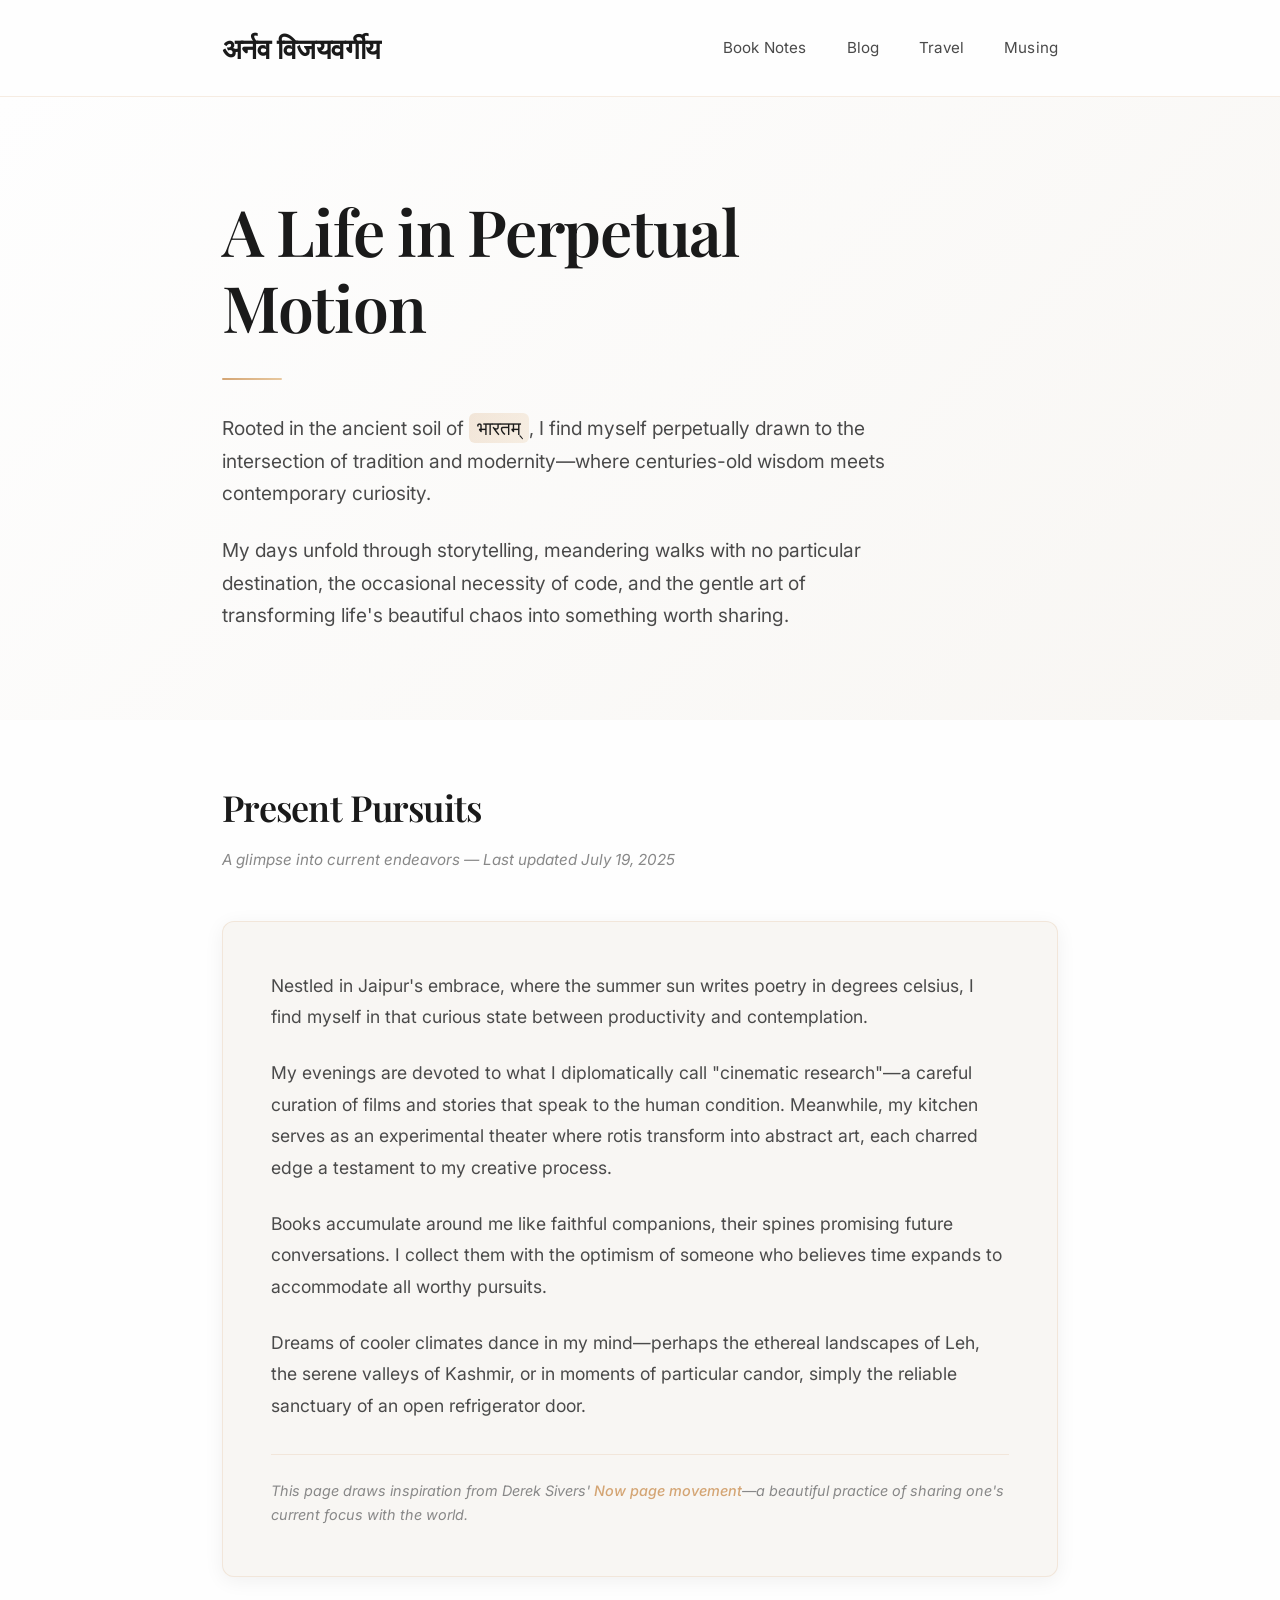
<file: index.html>
<!doctype html>
<html lang="en">
<head>
  <title>अर्नव विजयवर्गीय</title>
  <meta charset="utf-8">
  <meta name="viewport" content="width=device-width, initial-scale=1.0">

  <!-- Google Fonts -->
  <link href="https://fonts.googleapis.com/css2?family=Playfair+Display:ital,wght@0,400;0,500;0,600;0,700;1,400&family=Inter:wght@300;400;500;600&display=swap" rel="stylesheet">
  
  <!-- External CSS -->
  <link rel="stylesheet" href="assets/style.css">
</head>
<body>
  <nav>
    <div class="nav-content">
      <a href="#" class="logo">अर्नव विजयवर्गीय</a>
      <ul class="nav-links">
        <li><a href="/book">Book Notes</a></li>
        <li><a href="/blog">Blog</a></li>
        <li><a href="/travel">Travel</a></li>
        <li><a href="/musing">Musing</a></li>
      </ul>
    </div>
  </nav>

  <main>
    <section class="hero">
      <div class="container">
        <div class="hero-content">
          <h1 class="hero-title">A Life in Perpetual Motion</h1>
          <div class="decorative-line"></div>
          <p class="hero-description">
            Rooted in the ancient soil of <span class="highlight-text">भारतम्</span>, I find myself perpetually drawn to the intersection of tradition and modernity—where centuries-old wisdom meets contemporary curiosity.
          </p>
          <p class="hero-description">
            My days unfold through storytelling, meandering walks with no particular destination, the occasional necessity of code, and the gentle art of transforming life's beautiful chaos into something worth sharing.
          </p>
        </div>
      </div>
    </section>

    <section class="section">
      <div class="container">
        <h2 class="section-title fade-up">Present Pursuits</h2>
        <p class="section-subtitle fade-up">A glimpse into current endeavors — Last updated July 19, 2025</p>
        
        <div class="content-card fade-up">
          <p>Nestled in Jaipur's embrace, where the summer sun writes poetry in degrees celsius, I find myself in that curious state between productivity and contemplation.</p>
          <p>My evenings are devoted to what I diplomatically call "cinematic research"—a careful curation of films and stories that speak to the human condition. Meanwhile, my kitchen serves as an experimental theater where rotis transform into abstract art, each charred edge a testament to my creative process.</p>
          <p>Books accumulate around me like faithful companions, their spines promising future conversations. I collect them with the optimism of someone who believes time expands to accommodate all worthy pursuits.</p>
          <p>Dreams of cooler climates dance in my mind—perhaps the ethereal landscapes of Leh, the serene valleys of Kashmir, or in moments of particular candor, simply the reliable sanctuary of an open refrigerator door.</p>

          <div class="meta">
            <em>This page draws inspiration from Derek Sivers' <a href="https://nownownow.com/about" target="_blank">Now page movement</a>—a beautiful practice of sharing one's current focus with the world.</em>
          </div>
        </div>
      </div>
    </section>
  </main>

  <!-- External JS -->
  <script src="assets/style.js"></script>
</body>
</html>
</file>
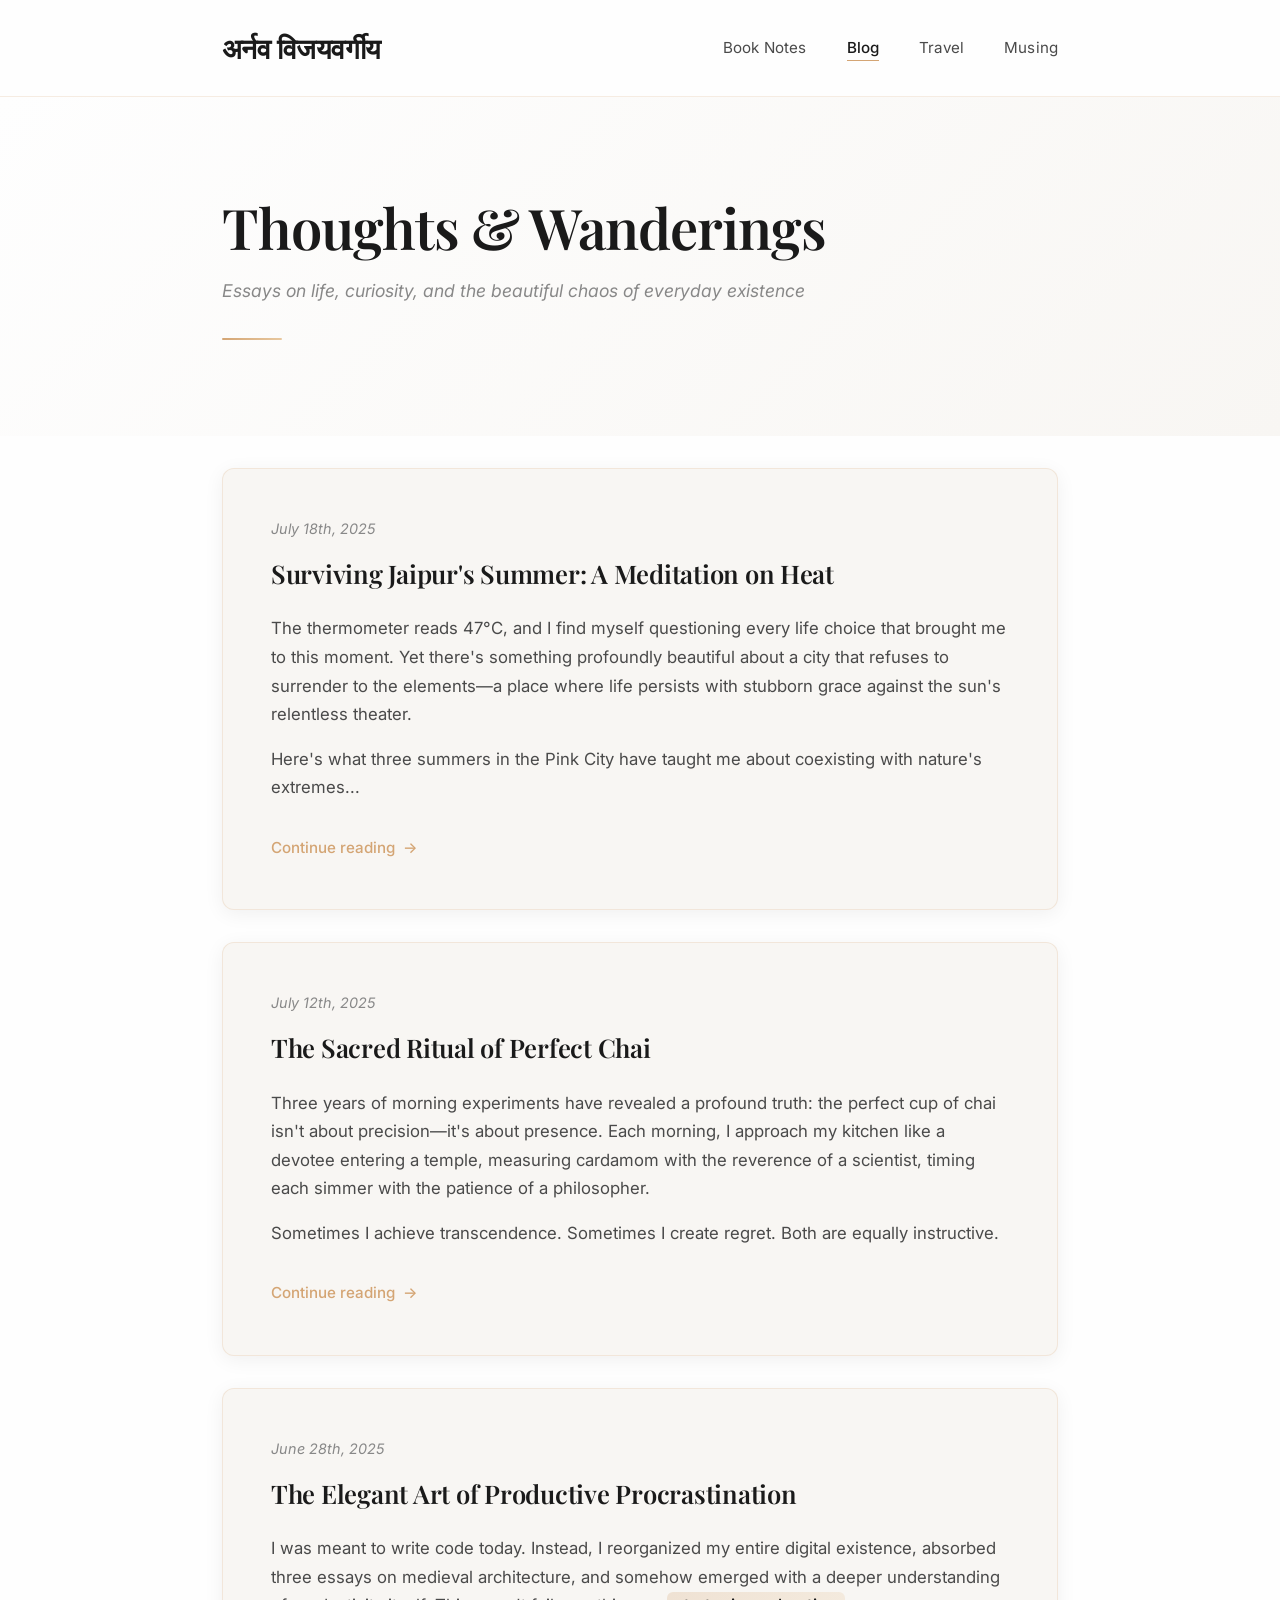
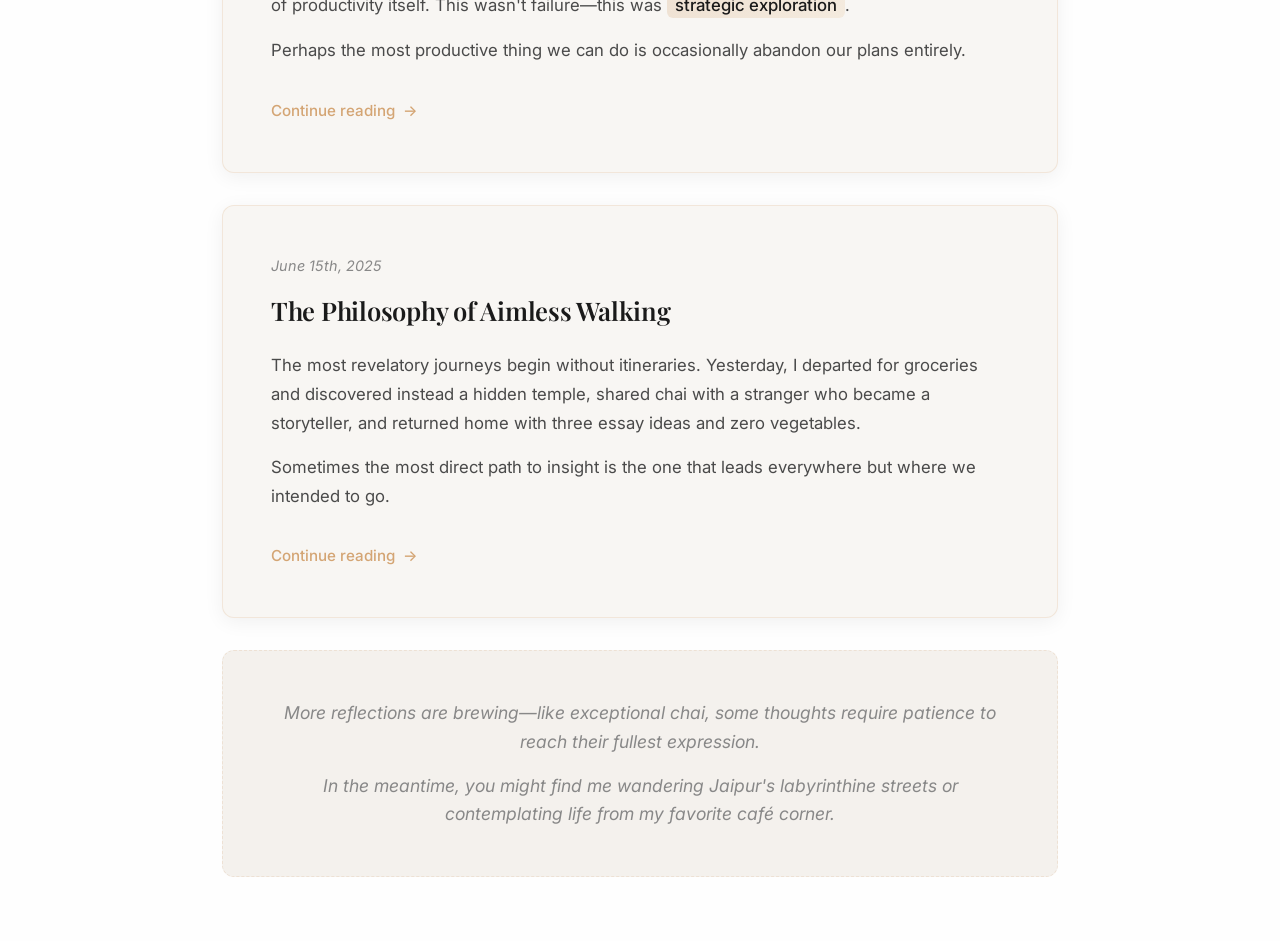
<file: blog/index.html>
<!doctype html>
<html lang="en">
<head>
  <title>अर्नव विजयवर्गीय</title>
  <meta charset="utf-8">
  <meta name="viewport" content="width=device-width, initial-scale=1.0">

  <!-- Google Fonts -->
  <link href="https://fonts.googleapis.com/css2?family=Playfair+Display:ital,wght@0,400;0,500;0,600;0,700;1,400&family=Inter:wght@300;400;500;600&display=swap" rel="stylesheet">
  
  <!-- External CSS -->
  <link rel="stylesheet" href="/assets/style.css">
</head>
<body>
  <nav>
    <div class="nav-content">
      <a href="/" class="logo">अर्नव विजयवर्गीय</a>
      <ul class="nav-links">
        <li><a href="/book">Book Notes</a></li>
        <li><a href="/blog" class="active">Blog</a></li>
        <li><a href="/travel">Travel</a></li>
        <li><a href="/musing">Musing</a></li>
      </ul>
    </div>
  </nav>

  <main>
    <section class="page-header">
      <div class="container">
        <h1 class="page-title">Thoughts & Wanderings</h1>
        <p class="page-subtitle">Essays on life, curiosity, and the beautiful chaos of everyday existence</p>
        <div class="decorative-line"></div>
      </div>
    </section>

    <section class="container">
      <div class="blog-posts">
        <article class="blog-post fade-up">
          <div class="post-meta">July 18th, 2025</div>
          <h2 class="post-title">
            <a href="/blog/jaipur-summer-survival">Surviving Jaipur's Summer: A Meditation on Heat</a>
          </h2>
          <div class="post-excerpt">
            <p>The thermometer reads 47°C, and I find myself questioning every life choice that brought me to this moment. Yet there's something profoundly beautiful about a city that refuses to surrender to the elements—a place where life persists with stubborn grace against the sun's relentless theater.</p>
            <p>Here's what three summers in the Pink City have taught me about coexisting with nature's extremes...</p>
          </div>
          <a href="/blog/jaipur-summer-survival" class="read-more">Continue reading</a>
        </article>

        <article class="blog-post fade-up">
          <div class="post-meta">July 12th, 2025</div>
          <h2 class="post-title">
            <a href="/blog/chai-philosophy">The Sacred Ritual of Perfect Chai</a>
          </h2>
          <div class="post-excerpt">
            <p>Three years of morning experiments have revealed a profound truth: the perfect cup of chai isn't about precision—it's about presence. Each morning, I approach my kitchen like a devotee entering a temple, measuring cardamom with the reverence of a scientist, timing each simmer with the patience of a philosopher.</p>
            <p>Sometimes I achieve transcendence. Sometimes I create regret. Both are equally instructive.</p>
          </div>
          <a href="/blog/chai-philosophy" class="read-more">Continue reading</a>
        </article>

        <article class="blog-post fade-up">
          <div class="post-meta">June 28th, 2025</div>
          <h2 class="post-title">
            <a href="/blog/productive-procrastination">The Elegant Art of Productive Procrastination</a>
          </h2>
          <div class="post-excerpt">
            <p>I was meant to write code today. Instead, I reorganized my entire digital existence, absorbed three essays on medieval architecture, and somehow emerged with a deeper understanding of productivity itself. This wasn't failure—this was <span class="highlight-text">strategic exploration</span>.</p>
            <p>Perhaps the most productive thing we can do is occasionally abandon our plans entirely.</p>
          </div>
          <a href="/blog/productive-procrastination" class="read-more">Continue reading</a>
        </article>

        <article class="blog-post fade-up">
          <div class="post-meta">June 15th, 2025</div>
          <h2 class="post-title">
            <a href="/blog/walking-without-destination">The Philosophy of Aimless Walking</a>
          </h2>
          <div class="post-excerpt">
            <p>The most revelatory journeys begin without itineraries. Yesterday, I departed for groceries and discovered instead a hidden temple, shared chai with a stranger who became a storyteller, and returned home with three essay ideas and zero vegetables.</p>
            <p>Sometimes the most direct path to insight is the one that leads everywhere but where we intended to go.</p>
          </div>
          <a href="/blog/walking-without-destination" class="read-more">Continue reading</a>
        </article>

        <div class="coming-soon fade-up">
          <p>More reflections are brewing—like exceptional chai, some thoughts require patience to reach their fullest expression.</p>
          <p>In the meantime, you might find me wandering Jaipur's labyrinthine streets or contemplating life from my favorite café corner.</p>
        </div>
      </div>
    </section>
  </main>

  <!-- External JS -->
  <script src="/assets/style.js"></script>
</body>
</html>
</file>
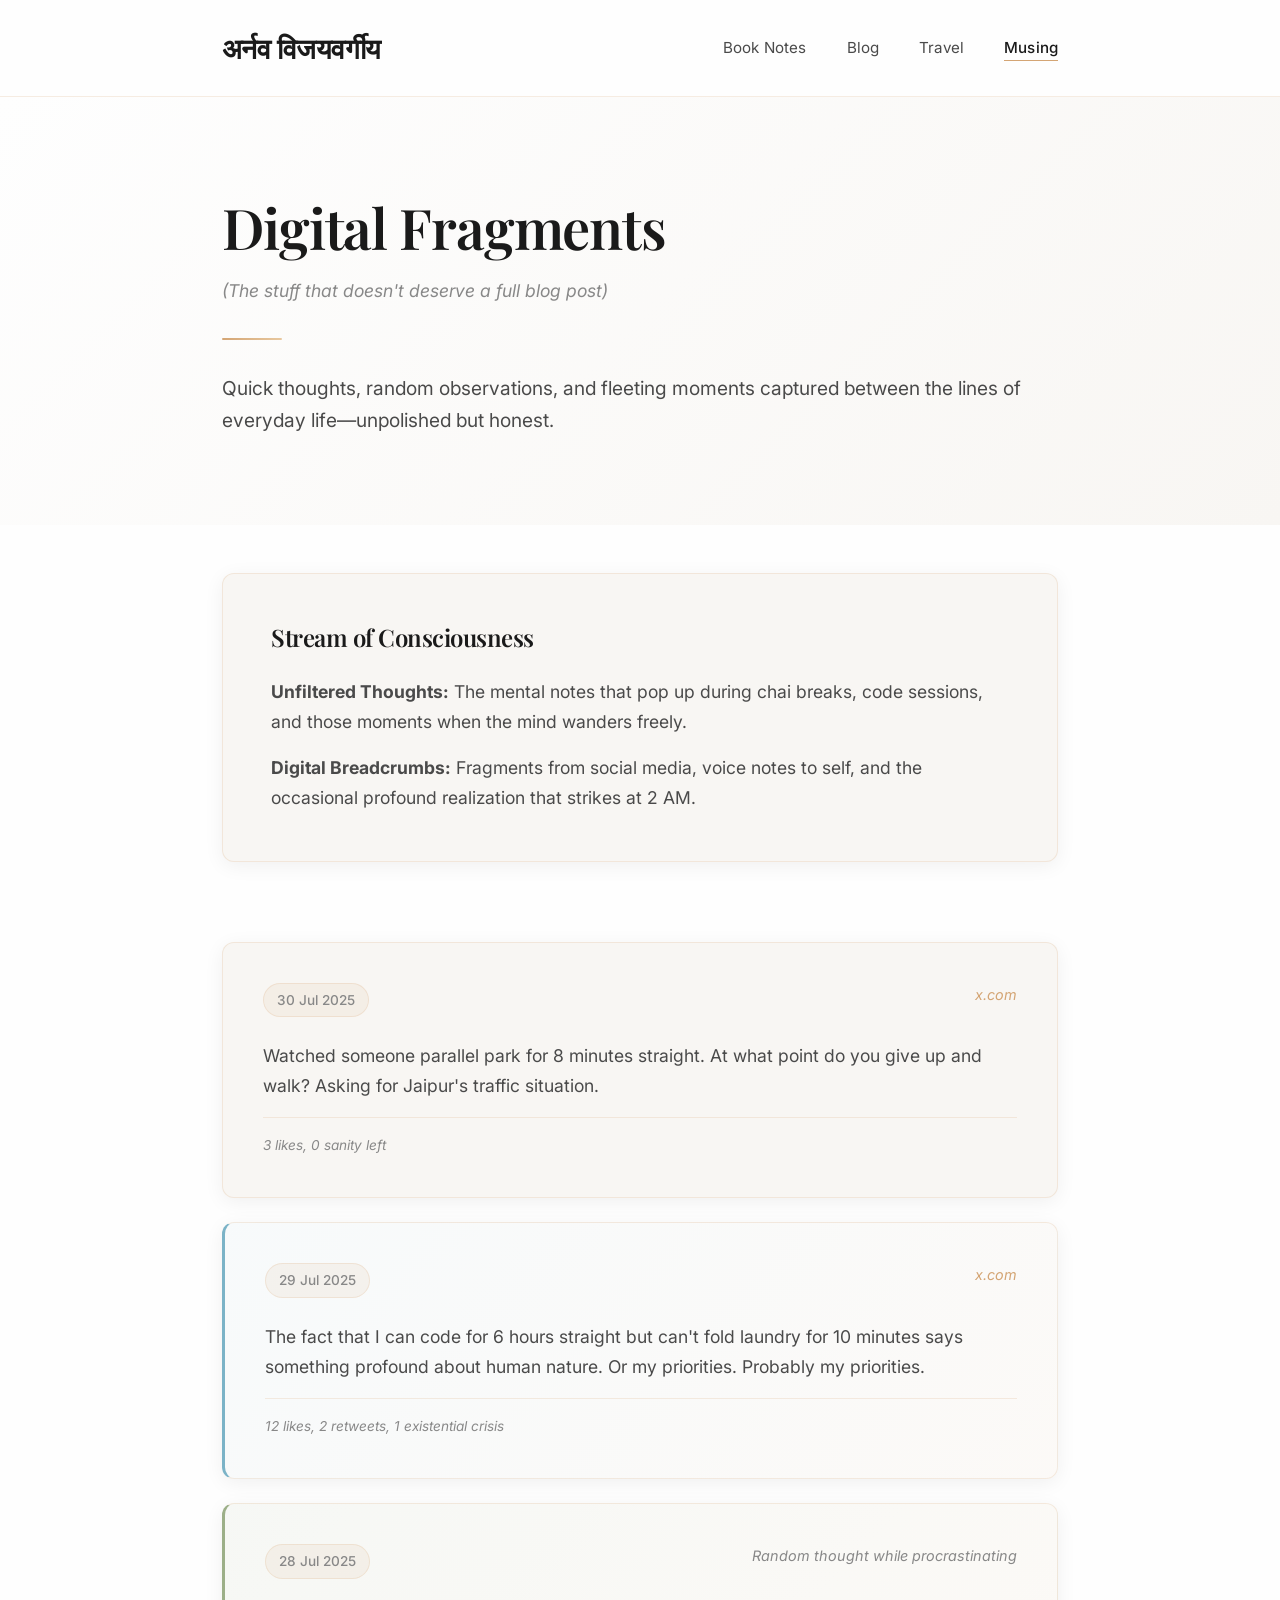
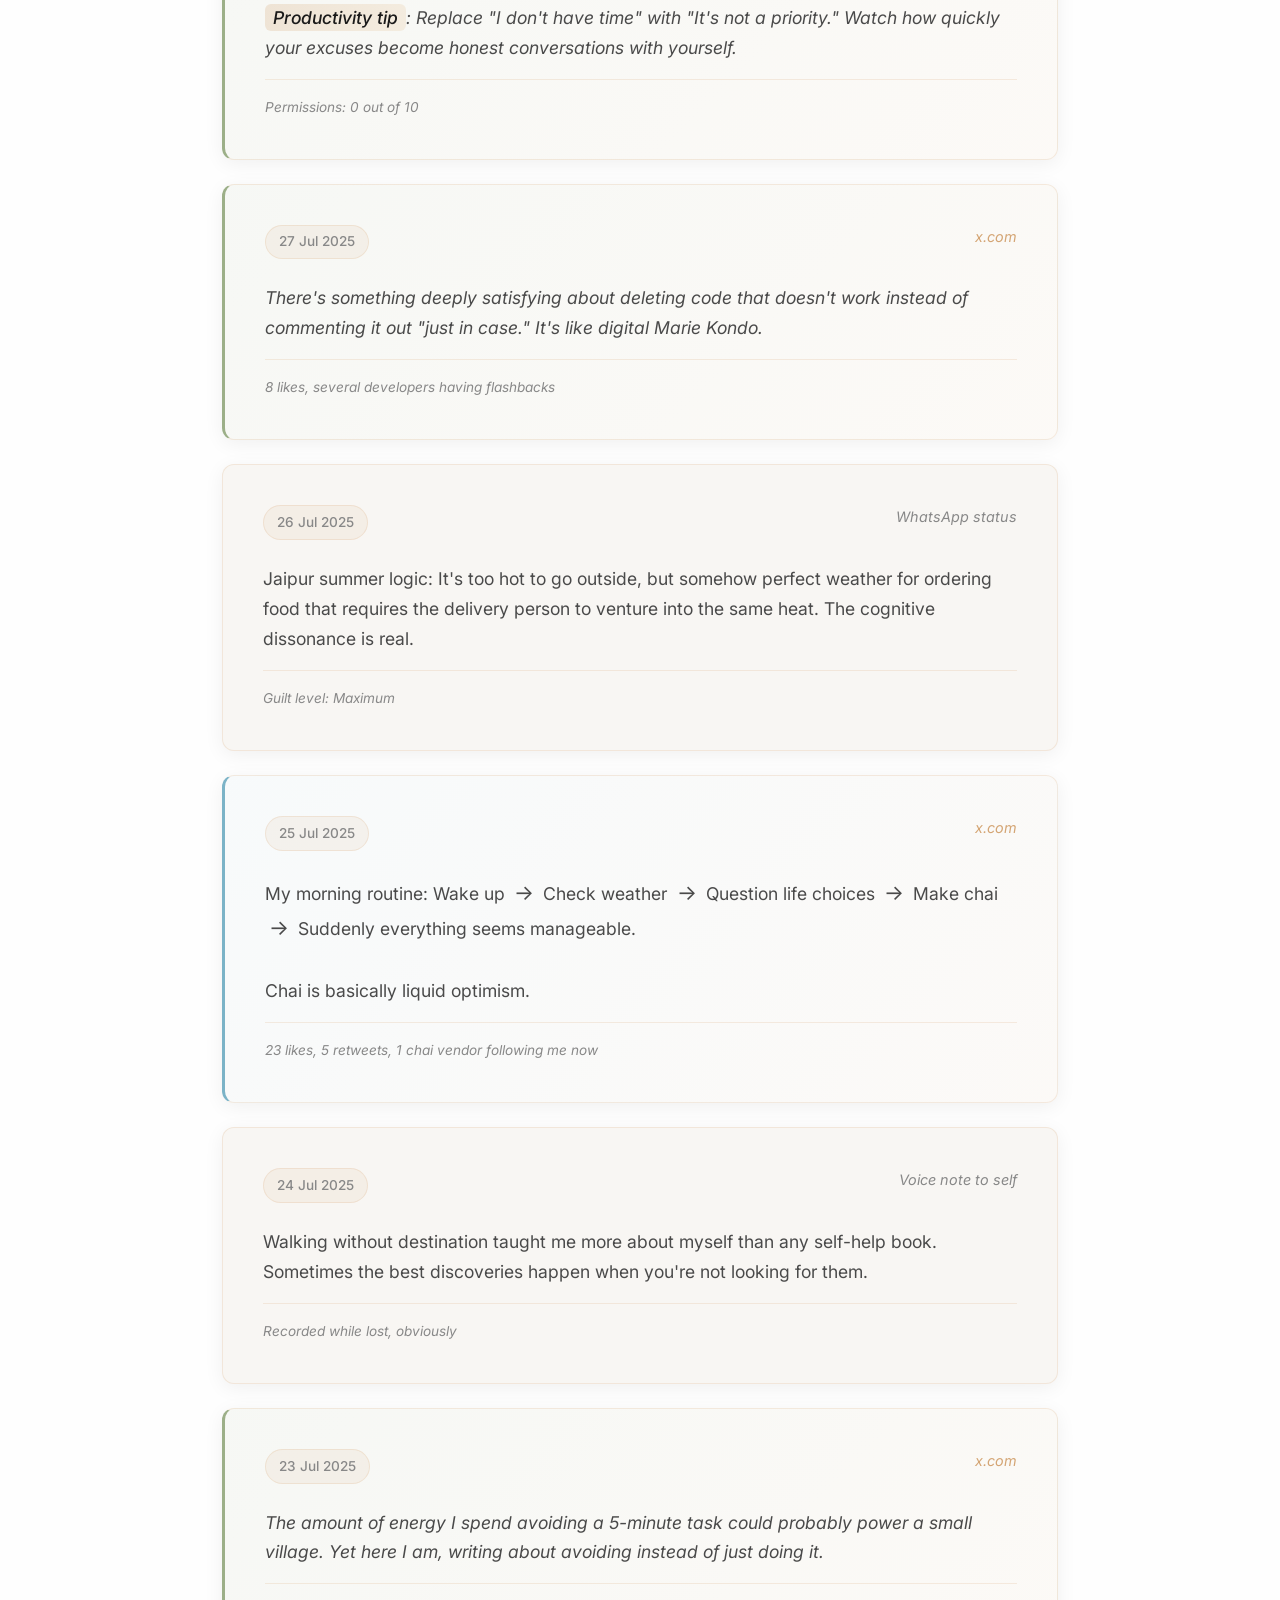
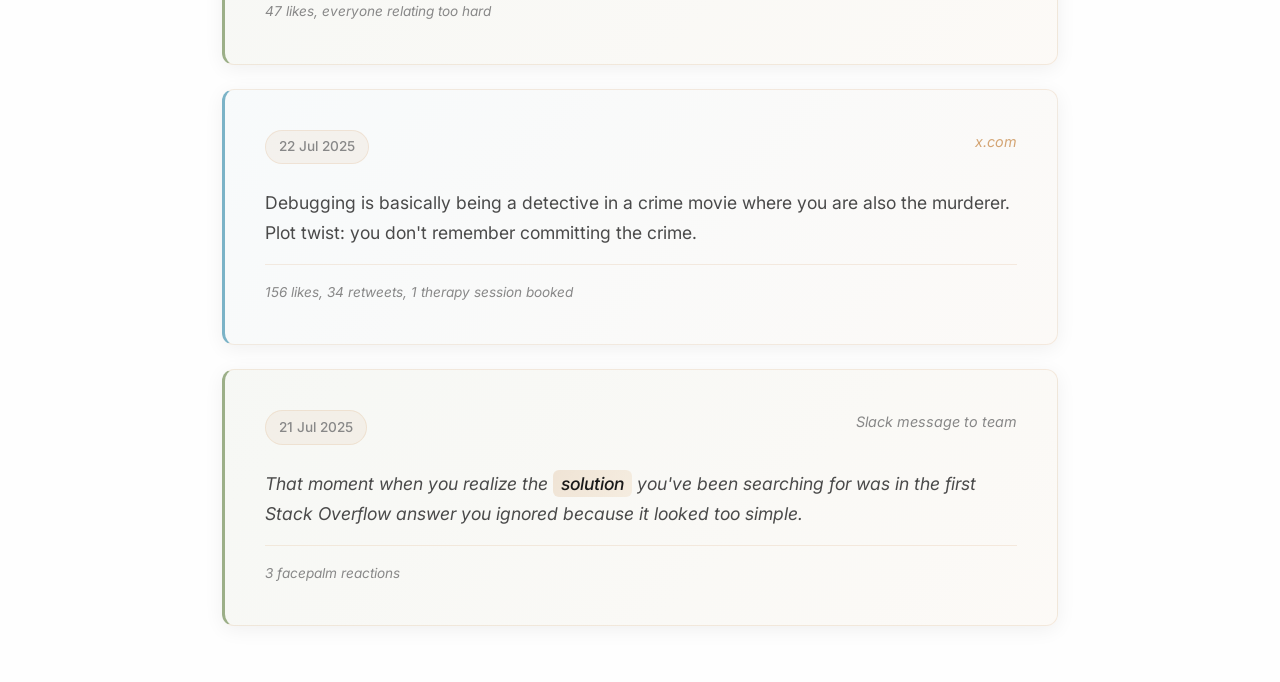
<file: musing/index.html>
<!doctype html>
<html lang="en">
<head>
  <title>अर्नव विजयवर्गीय</title>
  <meta charset="utf-8">
  <meta name="viewport" content="width=device-width, initial-scale=1.0">

  <!-- Google Fonts -->
  <link href="https://fonts.googleapis.com/css2?family=Playfair+Display:ital,wght@0,400;0,500;0,600;0,700;1,400&family=Inter:wght@300;400;500;600&display=swap" rel="stylesheet">
  
  <!-- External CSS -->
  <link rel="stylesheet" href="/assets/style.css">
</head>
<body>
  <nav>
    <div class="nav-content">
      <a href="/" class="logo">अर्नव विजयवर्गीय</a>
      <ul class="nav-links">
        <li><a href="/book">Book Notes</a></li>
        <li><a href="/blog">Blog</a></li>
        <li><a href="/travel">Travel</a></li>
        <li><a href="/musing" class="active">Musing</a></li>
      </ul>
    </div>
  </nav>

  <main>
    <section class="page-header">
      <div class="container">
        <h1 class="page-title">Digital Fragments</h1>
        <p class="page-subtitle">(The stuff that doesn't deserve a full blog post)</p>
        <div class="decorative-line"></div>
        <p class="page-description">
          Quick thoughts, random observations, and fleeting moments captured between the lines of everyday life—unpolished but honest.
        </p>
      </div>
    </section>

    <section class="container">
      <div class="intro-section fade-up">
        <h2>Stream of Consciousness</h2>
        <p><strong>Unfiltered Thoughts:</strong> The mental notes that pop up during chai breaks, code sessions, and those moments when the mind wanders freely.</p>
        <p><strong>Digital Breadcrumbs:</strong> Fragments from social media, voice notes to self, and the occasional profound realization that strikes at 2 AM.</p>
      </div>

      <div class="musing-list">
        <div id="musing-list"></div>
      </div>
    </section>
</main>

  <!-- External JS -->
  <script src="/assets/musing.js"></script>
</body>
</html>
</file>
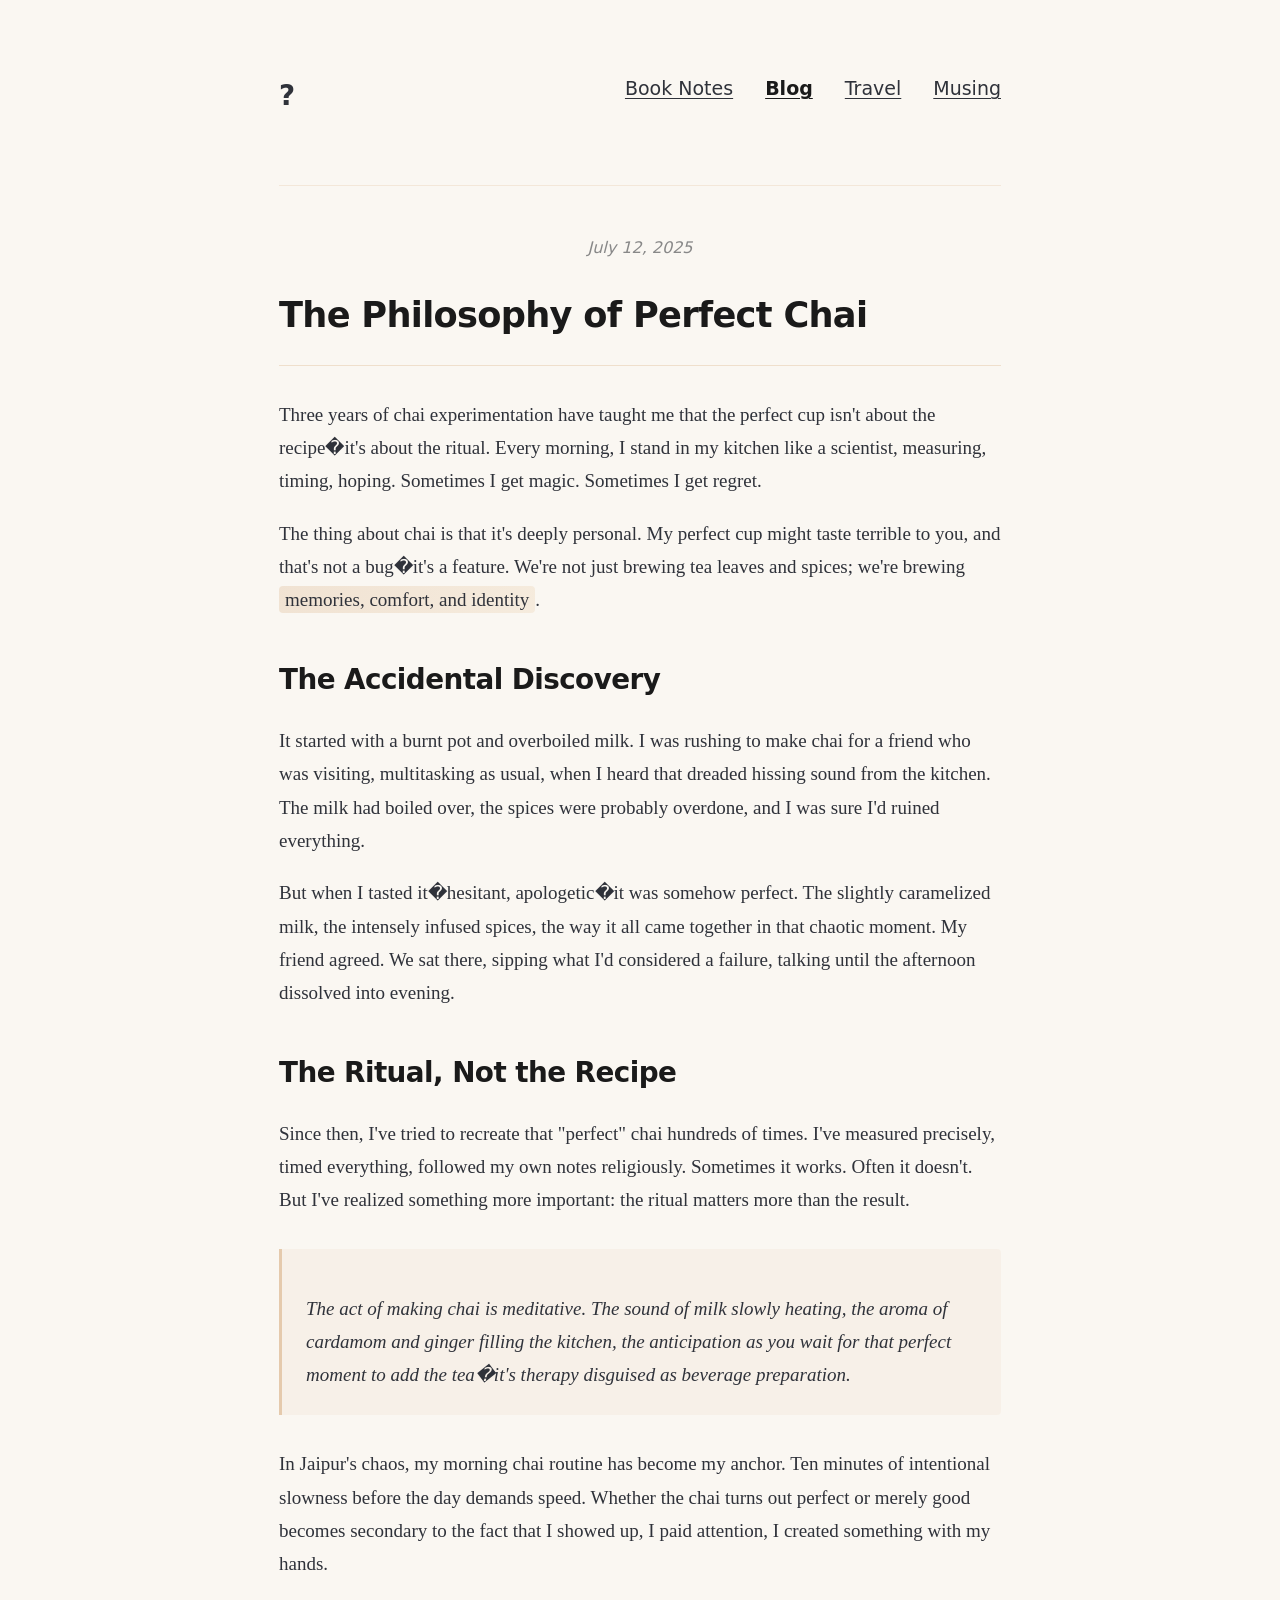
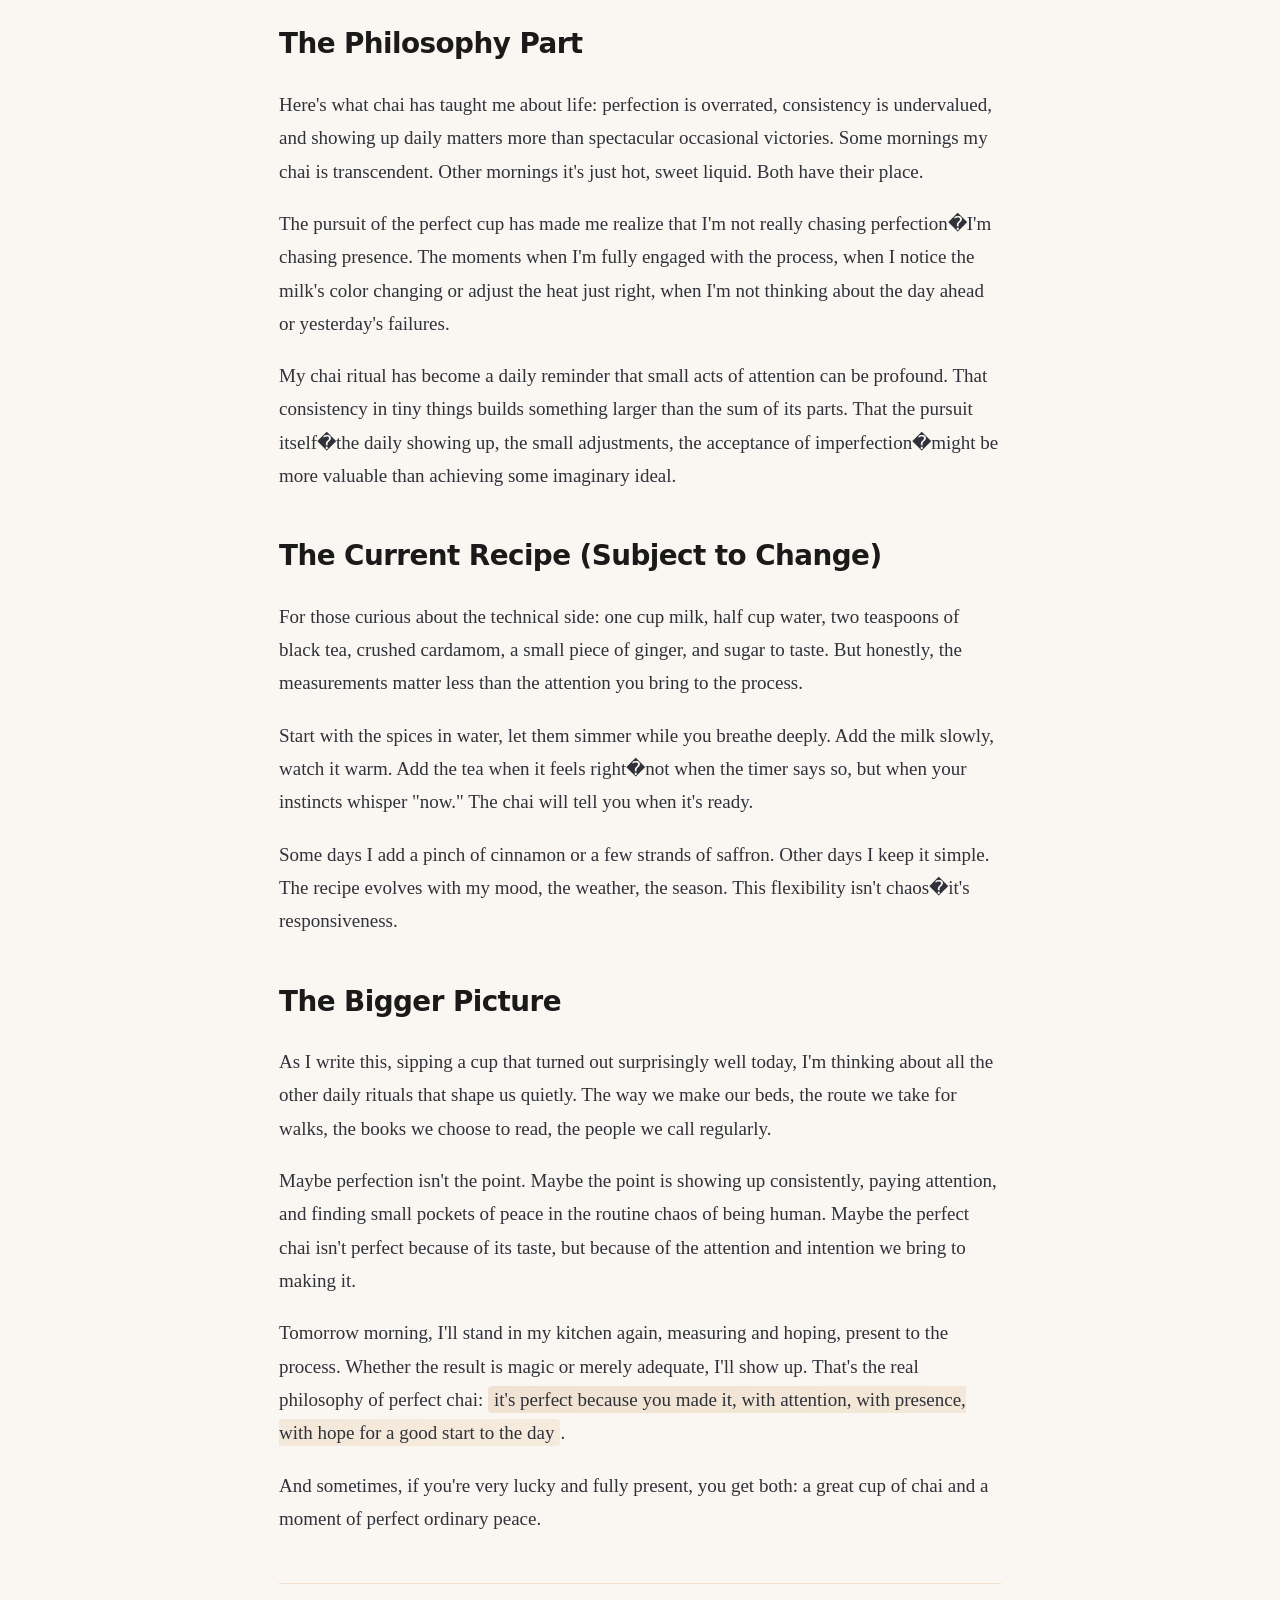
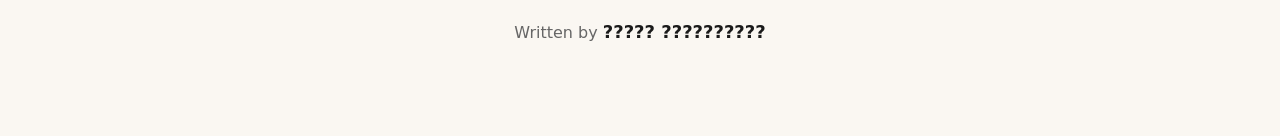
<file: blog/chai.html>
<!doctype html>
<html lang="en">
<head>
  <title>The Philosophy of Perfect Chai - ????? ??????????</title>
  <meta charset="utf-8">
  <meta name="viewport" content="width=device-width, initial-scale=1.0">
  <style>
    :root {
      --fontFamily-sans: "Inter", "Montserrat", system-ui, -apple-system, BlinkMacSystemFont, "Segoe UI", Roboto, "Helvetica Neue", Arial, sans-serif;
      --fontFamily-serif: "Crimson Text", "Merriweather", Georgia, Cambria, "Times New Roman", Times, serif;

      --font-body: var(--fontFamily-serif);
      --font-heading: var(--fontFamily-sans);

      --lineHeight-normal: 2rem;

      --fontSize-normal: 1rem;
      --fontSize-big: 1.44rem;
      --fontSize-bigger: 1.738rem;
      --fontSize-very-big: 2.488rem;

      --color-heading: #1a1a1a;
      --color-text: #2F323A;
      --color-link: #2F323A;
      --color-selection: rgba(212, 165, 116, 0.3);

      --fontWeight-black: 900;
      --fontWeight-medium: 500;

      --spacing-0: 0;
      --spacing-little: 0.5rem;
      --spacing-normal: 1rem;
      --spacing-big: 1.5rem;
      --spacing-very-big: 3rem;

      --color-background: #faf7f2;
    }

    html {
      line-height: var(--lineHeight-normal);
      -webkit-font-smoothing: antialiased;
      -moz-osx-font-smoothing: grayscale;
    }

    /* Text selection styling */
    ::selection {
      background-color: var(--color-selection);
      color: var(--color-heading);
    }

    ::-moz-selection {
      background-color: var(--color-selection);
      color: var(--color-heading);
    }

    body {
      background-color: var(--color-background);
      max-width: 38em;
      margin: 0 auto;
      padding: var(--spacing-big) var(--spacing-little);
      font-family: var(--font-body);
      font-size: 19px;
      color: var(--color-text);
      line-height: 1.75;
    }

    h1, h2, h3, h4 {
      font-family: var(--font-heading);
      color: var(--color-heading);
      margin-bottom: var(--spacing-big);
      font-weight: var(--fontWeight-medium);
      letter-spacing: -0.02em;
    }

    h1 {
      font-weight: var(--fontWeight-black);
      font-size: 2.2rem;
      margin-bottom: 1.8rem;
      line-height: 1.2;
    }

    h2 {
      font-weight: var(--fontWeight-black);
      font-size: var(--fontSize-bigger);
      margin-top: 2.5rem;
      margin-bottom: 1rem;
    }

    h3 {
      font-size: var(--fontSize-big);
      margin-bottom: 0.5rem;
      margin-top: 1.8rem;
    }

    p {
      color: var(--color-text);
      font-size: 19px;
      margin-bottom: 1.2rem;
      line-height: 1.75;
    }

    a {
      color: var(--color-link);
      text-decoration: underline;
      text-decoration-thickness: 1px;
      text-underline-offset: 3px;
      transition: all 0.2s ease;
    }

    a:hover {
      text-decoration-thickness: 2px;
      color: #1a1a1a;
    }

    a.clean {
      text-decoration: none;
      color: inherit;
    }

    .highlight-text {
      background: linear-gradient(120deg, rgba(212, 165, 116, 0.25) 0%, rgba(232, 200, 159, 0.25) 100%);
      padding: 3px 6px;
      border-radius: 4px;
      font-weight: 500;
    }

    nav {
      display: flex;
      padding: var(--spacing-very-big) var(--spacing-0) 4rem var(--spacing-0);
      gap: 2rem;
      border-bottom: 1px solid rgba(212, 165, 116, 0.2);
      margin-bottom: 3rem;
    }

    nav a {
      font-family: var(--font-heading);
      font-weight: var(--fontWeight-medium);
      transition: all 0.2s ease;
      position: relative;
    }

    nav a:first-child {
      margin-right: auto;
      font-size: var(--fontSize-bigger);
      font-weight: var(--fontWeight-black);
    }

    nav a:hover {
      color: #1a1a1a;
      transform: translateY(-1px);
    }

    .section {
      margin-bottom: 4rem;
    }

    hr {
      background: rgba(212, 165, 116, 0.3);
      height: 1px;
      border: 0;
      margin: 1.5rem 0 2rem 0;
    }

    small {
      color: #888;
      font-style: italic;
      display: block;
      margin-bottom: 0.5rem;
    }

    .post-meta {
      color: #888;
      font-size: 16px;
      font-style: italic;
      margin-bottom: 2rem;
      font-family: var(--font-heading);
      text-align: center;
    }

    .byline {
      margin-top: 3rem;
      padding-top: 2rem;
      border-top: 1px solid rgba(212, 165, 116, 0.3);
      text-align: center;
      color: #666;
      font-family: var(--font-heading);
      font-weight: var(--fontWeight-medium);
      font-size: 16px;
    }

    .author-name {
      font-weight: var(--fontWeight-black);
      color: var(--color-heading);
      font-size: 18px;
    }

    blockquote {
      margin: 2rem 0;
      padding: 1.5rem;
      background: rgba(212, 165, 116, 0.08);
      border-left: 3px solid rgba(212, 165, 116, 0.5);
      border-radius: 0 4px 4px 0;
      font-style: italic;
    }

    blockquote p {
      margin-bottom: 0;
    }

    @media (max-width: 768px) {
      body {
        padding: var(--spacing-little) var(--spacing-normal);
      }
      
      h1 {
        font-size: 1.8rem;
      }
      
      h2 {
        font-size: var(--fontSize-big);
      }
    }
  </style>
</head>
<body>
  <nav>
    <a class="clean" href="index.html">?</a>
    <a href="/book">Book Notes</a>
    <a href="/blog" style="color: #1a1a1a; font-weight: var(--fontWeight-black);">Blog</a> 
    <a href="/travel">Travel</a>
    <a href="/musing">Musing</a>
  </nav>

  <article class="section">
    <div class="post-meta">July 12, 2025</div>
    
    <h1>The Philosophy of Perfect Chai</h1>
    <hr>
    
    <p>Three years of chai experimentation have taught me that the perfect cup isn't about the recipe�it's about the ritual. Every morning, I stand in my kitchen like a scientist, measuring, timing, hoping. Sometimes I get magic. Sometimes I get regret.</p>

    <p>The thing about chai is that it's deeply personal. My perfect cup might taste terrible to you, and that's not a bug�it's a feature. We're not just brewing tea leaves and spices; we're brewing <span class="highlight-text">memories, comfort, and identity</span>.</p>

    <h2>The Accidental Discovery</h2>

    <p>It started with a burnt pot and overboiled milk. I was rushing to make chai for a friend who was visiting, multitasking as usual, when I heard that dreaded hissing sound from the kitchen. The milk had boiled over, the spices were probably overdone, and I was sure I'd ruined everything.</p>

    <p>But when I tasted it�hesitant, apologetic�it was somehow perfect. The slightly caramelized milk, the intensely infused spices, the way it all came together in that chaotic moment. My friend agreed. We sat there, sipping what I'd considered a failure, talking until the afternoon dissolved into evening.</p>

    <h2>The Ritual, Not the Recipe</h2>

    <p>Since then, I've tried to recreate that "perfect" chai hundreds of times. I've measured precisely, timed everything, followed my own notes religiously. Sometimes it works. Often it doesn't. But I've realized something more important: the ritual matters more than the result.</p>

    <blockquote>
      <p>The act of making chai is meditative. The sound of milk slowly heating, the aroma of cardamom and ginger filling the kitchen, the anticipation as you wait for that perfect moment to add the tea�it's therapy disguised as beverage preparation.</p>
    </blockquote>

    <p>In Jaipur's chaos, my morning chai routine has become my anchor. Ten minutes of intentional slowness before the day demands speed. Whether the chai turns out perfect or merely good becomes secondary to the fact that I showed up, I paid attention, I created something with my hands.</p>

    <h2>The Philosophy Part</h2>

    <p>Here's what chai has taught me about life: perfection is overrated, consistency is undervalued, and showing up daily matters more than spectacular occasional victories. Some mornings my chai is transcendent. Other mornings it's just hot, sweet liquid. Both have their place.</p>

    <p>The pursuit of the perfect cup has made me realize that I'm not really chasing perfection�I'm chasing presence. The moments when I'm fully engaged with the process, when I notice the milk's color changing or adjust the heat just right, when I'm not thinking about the day ahead or yesterday's failures.</p>

    <p>My chai ritual has become a daily reminder that small acts of attention can be profound. That consistency in tiny things builds something larger than the sum of its parts. That the pursuit itself�the daily showing up, the small adjustments, the acceptance of imperfection�might be more valuable than achieving some imaginary ideal.</p>

    <h2>The Current Recipe (Subject to Change)</h2>

    <p>For those curious about the technical side: one cup milk, half cup water, two teaspoons of black tea, crushed cardamom, a small piece of ginger, and sugar to taste. But honestly, the measurements matter less than the attention you bring to the process.</p>

    <p>Start with the spices in water, let them simmer while you breathe deeply. Add the milk slowly, watch it warm. Add the tea when it feels right�not when the timer says so, but when your instincts whisper "now." The chai will tell you when it's ready.</p>

    <p>Some days I add a pinch of cinnamon or a few strands of saffron. Other days I keep it simple. The recipe evolves with my mood, the weather, the season. This flexibility isn't chaos�it's responsiveness.</p>

    <h2>The Bigger Picture</h2>

    <p>As I write this, sipping a cup that turned out surprisingly well today, I'm thinking about all the other daily rituals that shape us quietly. The way we make our beds, the route we take for walks, the books we choose to read, the people we call regularly.</p>

    <p>Maybe perfection isn't the point. Maybe the point is showing up consistently, paying attention, and finding small pockets of peace in the routine chaos of being human. Maybe the perfect chai isn't perfect because of its taste, but because of the attention and intention we bring to making it.</p>

    <p>Tomorrow morning, I'll stand in my kitchen again, measuring and hoping, present to the process. Whether the result is magic or merely adequate, I'll show up. That's the real philosophy of perfect chai: <span class="highlight-text">it's perfect because you made it, with attention, with presence, with hope for a good start to the day</span>.</p>

    <p>And sometimes, if you're very lucky and fully present, you get both: a great cup of chai and a moment of perfect ordinary peace.</p>

    <div class="byline">
      Written by <span class="author-name">????? ??????????</span>
    </div>
  </article>
</body>
</html>
</file>
<file: assets/style.css>
/* ==========================================================================
                   CSS for अर्नव विजयवर्गीय Personal Website
   ========================================================================== */

/* Font Imports */
@import url('https://fonts.googleapis.com/css2?family=Playfair+Display:ital,wght@0,400;0,500;0,600;0,700;1,400&family=Inter:wght@300;400;500;600&display=swap');

/* ==========================================================================
   CSS Custom Properties (Variables)
   ========================================================================== */
:root {
  --bg-primary: #fefefe;
  --bg-secondary: #f8f6f3;
  --bg-accent: #f4f1ed;
  --text-primary: #1a1a1a;
  --text-secondary: #4a4a4a;
  --text-muted: #888888;
  --accent-gold: #d4a574;
  --accent-warm: #e8c89f;
  --accent-sage: #9caf88;
  --accent-ocean: #7bb3c7;
  --accent-sunset: #e8a87c;
  --border-light: rgba(212, 165, 116, 0.2);
  --shadow-soft: 0 4px 20px rgba(0, 0, 0, 0.06);
  --shadow-lift: 0 8px 30px rgba(0, 0, 0, 0.12);
}

/* ==========================================================================
   Base Styles
   ========================================================================== */
* {
  margin: 0;
  padding: 0;
  box-sizing: border-box;
}

html {
  scroll-behavior: smooth;
  -webkit-font-smoothing: antialiased;
  -moz-osx-font-smoothing: grayscale;
}

body {
  font-family: 'Inter', sans-serif;
  background: var(--bg-primary);
  color: var(--text-primary);
  line-height: 1.7;
  font-weight: 400;
}

/* Text Selection */
::selection {
  background: rgba(212, 165, 116, 0.2);
  color: var(--text-primary);
}

/* Scrollbar Styling */
::-webkit-scrollbar {
  width: 6px;
}

::-webkit-scrollbar-track {
  background: var(--bg-secondary);
}

::-webkit-scrollbar-thumb {
  background: var(--accent-gold);
  border-radius: 3px;
}

::-webkit-scrollbar-thumb:hover {
  background: var(--text-muted);
}

/* ==========================================================================
   Typography
   ========================================================================== */
.serif {
  font-family: 'Playfair Display', serif;
}

h1, h2, h3, h4, h5, h6 {
  font-family: 'Playfair Display', serif;
  color: var(--text-primary);
  font-weight: 600;
  letter-spacing: -0.02em;
  line-height: 1.3;
}

p {
  margin-bottom: 1rem;
  line-height: 1.7;
}

a {
  transition: all 0.3s ease;
}

/* ==========================================================================
   Layout Components
   ========================================================================== */
.container {
  max-width: 900px;
  margin: 0 auto;
  padding: 0 2rem;
}

/* Decorative Elements */
.decorative-line {
  width: 60px;
  height: 2px;
  background: linear-gradient(90deg, var(--accent-gold), var(--accent-warm));
  margin: 2rem 0;
  border-radius: 1px;
}

.highlight-text {
  background: linear-gradient(120deg, rgba(212, 165, 116, 0.25) 0%, rgba(232, 200, 159, 0.25) 100%);
  padding: 3px 8px;
  border-radius: 6px;
  font-weight: 500;
  color: var(--text-primary);
}

.emoji {
  font-size: 1.2em;
  margin: 0 0.2em;
}

/* ==========================================================================
   Navigation
   ========================================================================== */
nav {
  background: rgba(254, 254, 254, 0.95);
  backdrop-filter: blur(20px);
  border-bottom: 1px solid var(--border-light);
  position: sticky;
  top: 0;
  z-index: 100;
  transition: all 0.3s ease;
}

.nav-content {
  display: flex;
  align-items: center;
  justify-content: space-between;
  padding: 1.5rem 2rem;
  max-width: 900px;
  margin: 0 auto;
}

.logo {
  font-family: 'Playfair Display', serif;
  font-size: 1.75rem;
  font-weight: 600;
  color: var(--text-primary);
  text-decoration: none;
  letter-spacing: -0.02em;
}

.nav-links {
  display: flex;
  gap: 2.5rem;
  list-style: none;
}

.nav-links a {
  color: var(--text-secondary);
  text-decoration: none;
  font-weight: 400;
  font-size: 0.95rem;
  transition: all 0.3s ease;
  position: relative;
  letter-spacing: 0.01em;
}

.nav-links a:hover {
  color: var(--text-primary);
}

.nav-links a::after {
  content: '';
  position: absolute;
  bottom: -4px;
  left: 0;
  width: 0;
  height: 1px;
  background: var(--accent-gold);
  transition: width 0.3s ease;
}

.nav-links a:hover::after,
.nav-links a.active::after {
  width: 100%;
}

.nav-links a.active {
  color: var(--text-primary);
  font-weight: 500;
}

/* ==========================================================================
   Page Headers
   ========================================================================== */
.hero, .page-header {
  padding: 6rem 0 4rem 0;
  background: linear-gradient(135deg, var(--bg-primary) 0%, var(--bg-secondary) 100%);
}

.hero-content {
  max-width: 700px;
}

.hero-title, .page-title {
  font-family: 'Playfair Display', serif;
  font-size: clamp(2.5rem, 6vw, 4rem);
  font-weight: 600;
  color: var(--text-primary);
  margin-bottom: 2rem;
  line-height: 1.2;
  letter-spacing: -0.02em;
}

.page-title {
  font-size: clamp(2.5rem, 5vw, 3.5rem);
  margin-bottom: 1rem;
}

.hero-description, .page-description {
  font-size: 1.2rem;
  color: var(--text-secondary);
  margin-bottom: 1.5rem;
  font-weight: 400;
}

.page-subtitle {
  font-size: 1.1rem;
  color: var(--text-muted);
  font-style: italic;
  margin-bottom: 2rem;
  max-width: 600px;
}

/* ==========================================================================
   Cards and Content Blocks
   ========================================================================== */
.content-card, .card, .book-item, .blog-post, .travel-item {
  background: var(--bg-secondary);
  padding: 3rem;
  border-radius: 12px;
  margin-bottom: 2rem;
  border: 1px solid var(--border-light);
  box-shadow: var(--shadow-soft);
  transition: all 0.4s ease;
  position: relative;
  overflow: hidden;
}

.content-card::before, .card::before, .book-item::before, .blog-post::before, .travel-item::before {
  content: '';
  position: absolute;
  top: 0;
  left: 0;
  right: 0;
  height: 3px;
  background: linear-gradient(90deg, var(--accent-gold) 0%, var(--accent-warm) 50%, var(--accent-sage) 100%);
  opacity: 0;
  transition: opacity 0.3s ease;
}

.travel-item::before {
  background: linear-gradient(90deg, var(--accent-ocean) 0%, var(--accent-sunset) 50%, var(--accent-sage) 100%);
}

.content-card:hover, .card:hover, .book-item:hover, .blog-post:hover, .travel-item:hover {
  transform: translateY(-4px);
  box-shadow: var(--shadow-lift);
}

.content-card:hover::before, .card:hover::before, .book-item:hover::before, .blog-post:hover::before, .travel-item:hover::before {
  opacity: 1;
}

.content-card p, .card p {
  font-size: 1.1rem;
  line-height: 1.8;
  color: var(--text-secondary);
  margin-bottom: 1.5rem;
}

.content-card p:last-child, .card p:last-child {
  margin-bottom: 0;
}

/* ==========================================================================
   Section Styling
   ========================================================================== */
.section {
  padding: 4rem 0;
}

.section-title {
  font-family: 'Playfair Display', serif;
  font-size: 2.25rem;
  font-weight: 600;
  color: var(--text-primary);
  margin-bottom: 1rem;
  letter-spacing: -0.02em;
}

.section-subtitle {
  font-size: 0.95rem;
  color: var(--text-muted);
  margin-bottom: 3rem;
  font-style: italic;
}

/* ==========================================================================
   Introduction section
   ========================================================================== */
.intro-section {
  background: var(--bg-secondary);
  padding: 3rem;
  border-radius: 12px;
  margin: 3rem 0;
  border: 1px solid var(--border-light);
  box-shadow: var(--shadow-soft);
}

.intro-section h2 {
  font-family: 'Playfair Display', serif;
  font-size: 1.5rem;
  font-weight: 600;
  margin-bottom: 1.5rem;
  color: var(--text-primary);
}

.intro-section p {
  font-size: 1.1rem;
  color: var(--text-secondary);
  margin-bottom: 1rem;
  line-height: 1.7;
}

.intro-section p:last-child {
  margin-bottom: 0;
}

/* ==========================================================================
   Book notes section
   ========================================================================== */
.book-content {
  display: grid;
  grid-template-columns: 120px 1fr;
  gap: 2rem;
  align-items: start;
}

.book-cover {
  width: 120px;
  height: 180px;
  object-fit: cover;
  border-radius: 8px;
  box-shadow: 0 6px 20px rgba(0, 0, 0, 0.15);
  transition: transform 0.3s ease;
}

.book-item:hover .book-cover {
  transform: scale(1.02);
}

.book-details h3 {
  font-family: 'Playfair Display', serif;
  font-size: 1.4rem;
  font-weight: 600;
  color: var(--text-primary);
  margin-bottom: 0.5rem;
  line-height: 1.3;
}

.book-meta {
  font-size: 0.95rem;
  color: var(--text-muted);
  margin-bottom: 1.5rem;
  font-style: italic;
}

.book-meta span {
  display: block;
  margin-bottom: 0.3rem;
}

.book-thoughts {
  font-size: 1.05rem;
  color: var(--text-secondary);
  line-height: 1.7;
}

.book-thoughts strong {
  color: var(--text-primary);
  font-weight: 600;
}

/* ==========================================================================
   Blog Specific Styles
   ========================================================================== */
.blog-posts {
  padding: 2rem 0 4rem 0;
}

.post-meta {
  font-size: 0.9rem;
  color: var(--text-muted);
  font-style: italic;
  margin-bottom: 1rem;
  font-family: 'Inter', sans-serif;
}

.post-title {
  font-family: 'Playfair Display', serif;
  font-size: 1.6rem;
  font-weight: 600;
  color: var(--text-primary);
  margin-bottom: 1.5rem;
  line-height: 1.3;
  letter-spacing: -0.01em;
}

.post-title a {
  color: inherit;
  text-decoration: none;
  transition: all 0.3s ease;
}

.post-title a:hover {
  color: var(--accent-gold);
}

.post-excerpt {
  font-size: 1.05rem;
  color: var(--text-secondary);
  line-height: 1.7;
  margin-bottom: 2rem;
}

.post-excerpt p {
  margin-bottom: 1rem;
}

.post-excerpt p:last-child {
  margin-bottom: 0;
}

.read-more {
  display: inline-flex;
  align-items: center;
  gap: 0.5rem;
  font-family: 'Inter', sans-serif;
  font-weight: 500;
  font-size: 0.95rem;
  color: var(--accent-gold);
  text-decoration: none;
  transition: all 0.3s ease;
  position: relative;
}

.read-more:hover {
  color: var(--text-primary);
  transform: translateX(2px);
}

.read-more::after {
  content: '→';
  transition: transform 0.3s ease;
}

.read-more:hover::after {
  transform: translateX(4px);
}

/* ==========================================================================
   Travel section
   ========================================================================== */
.travel-list {
  padding: 2rem 0;
}

.travel-content {
  display: grid;
  grid-template-columns: 180px 1fr;
  gap: 2rem;
  align-items: start;
}

.travel-image {
  width: 180px;
  height: 120px;
  object-fit: cover;
  border-radius: 8px;
  box-shadow: 0 6px 20px rgba(0, 0, 0, 0.15);
  transition: transform 0.3s ease;
}

.travel-item:hover .travel-image {
  transform: scale(1.02);
}

.travel-details h3 {
  font-family: 'Playfair Display', serif;
  font-size: 1.4rem;
  font-weight: 600;
  color: var(--text-primary);
  margin-bottom: 0.5rem;
  line-height: 1.3;
}

.travel-meta {
  font-size: 0.95rem;
  color: var(--text-muted);
  margin-bottom: 1.5rem;
  font-style: italic;
}

.travel-meta span {
  display: inline-block;
  margin-right: 1rem;
  margin-bottom: 0.3rem;
}

.location-badge {
  display: inline-block;
  background: rgba(212, 165, 116, 0.1);
  color: var(--accent-gold);
  padding: 0.3rem 0.8rem;
  border-radius: 20px;
  font-size: 0.85rem;
  font-weight: 500;
  margin-bottom: 1rem;
  border: 1px solid rgba(212, 165, 116, 0.2);
}

.travel-reflections {
  font-size: 1.05rem;
  color: var(--text-secondary);
  line-height: 1.7;
}

.travel-reflections strong {
  color: var(--text-primary);
  font-weight: 600;
}

.travel-highlights {
  margin-top: 1.5rem;
  padding-top: 1.5rem;
  border-top: 1px solid var(--border-light);
}

.highlights-grid {
  display: grid;
  grid-template-columns: repeat(auto-fit, minmax(200px, 1fr));
  gap: 1rem;
  margin-top: 1rem;
}

.highlight-item {
  background: rgba(255, 255, 255, 0.5);
  padding: 1rem;
  border-radius: 8px;
  border: 1px solid rgba(212, 165, 116, 0.1);
}

.highlight-label {
  font-size: 0.85rem;
  font-weight: 600;
  color: var(--accent-gold);
  text-transform: uppercase;
  letter-spacing: 0.05em;
  margin-bottom: 0.3rem;
}

.highlight-value {
  font-size: 0.95rem;
  color: var(--text-secondary);
}

/* ==========================================================================
   Musing section
   ========================================================================== */
.musing-list {
  padding: 2rem 0;
}

.musing-item {
  background: var(--bg-secondary);
  border-radius: 12px;
  padding: 2.5rem;
  margin-bottom: 1.5rem;
  border: 1px solid var(--border-light);
  box-shadow: var(--shadow-soft);
  transition: all 0.4s ease;
  position: relative;
  overflow: hidden;
}

.musing-item::before {
  content: '';
  position: absolute;
  top: 0;
  left: 0;
  right: 0;
  height: 2px;
  background: linear-gradient(90deg, var(--accent-gold) 0%, var(--accent-warm) 50%, var(--accent-sage) 100%);
  opacity: 0;
  transition: opacity 0.3s ease;
}

.musing-item:hover {
  transform: translateY(-2px);
  box-shadow: var(--shadow-lift);
}

.musing-item:hover::before {
  opacity: 1;
}

.musing-header {
  display: flex;
  justify-content: space-between;
  align-items: flex-start;
  margin-bottom: 1.5rem;
  gap: 1rem;
}

.musing-date {
  font-family: 'Inter', sans-serif;
  font-size: 0.85rem;
  font-weight: 500;
  color: var(--text-muted);
  white-space: nowrap;
  background: rgba(212, 165, 116, 0.1);
  padding: 0.3rem 0.8rem;
  border-radius: 20px;
  border: 1px solid var(--border-light);
}

.musing-source {
  font-size: 0.9rem;
  color: var(--text-muted);
  font-style: italic;
}

.musing-source a {
  color: var(--accent-gold);
  text-decoration: none;
  border-bottom: 1px solid transparent;
  transition: all 0.2s ease;
}

.musing-source a:hover {
  border-bottom-color: var(--accent-gold);
}

.musing-text {
  font-size: 1.1rem;
  color: var(--text-secondary);
  line-height: 1.7;
  margin-bottom: 1rem;
}

.musing-text.italic {
  font-style: italic;
}

.musing-meta {
  font-size: 0.85rem;
  color: var(--text-muted);
  font-style: italic;
  border-top: 1px solid var(--border-light);
  padding-top: 1rem;
}

/* Special styles for different types */
.tweet-style {
  background: linear-gradient(135deg, rgba(123, 179, 199, 0.05) 0%, rgba(212, 165, 116, 0.05) 100%);
  border-left: 3px solid var(--accent-ocean);
}

.random-thought {
  background: linear-gradient(135deg, rgba(156, 175, 136, 0.08) 0%, rgba(232, 200, 159, 0.08) 100%);
  border-left: 3px solid var(--accent-sage);
}

/* ==========================================================================
   Utility Classes
   ========================================================================== */
.meta {
  margin-top: 2rem;
  padding-top: 1.5rem;
  border-top: 1px solid var(--border-light);
  font-size: 0.9rem;
  color: var(--text-muted);
  font-style: italic;
}

.meta a {
  color: var(--accent-gold);
  text-decoration: none;
  font-weight: 500;
  transition: color 0.3s ease;
}

.meta a:hover {
  color: var(--text-primary);
}

.coming-soon {
  background: var(--bg-accent);
  padding: 3rem;
  border-radius: 12px;
  text-align: center;
  border: 1px dashed var(--border-light);
  margin-top: 2rem;
}

.coming-soon p {
  font-size: 1.1rem;
  color: var(--text-muted);
  font-style: italic;
  margin-bottom: 1rem;
  line-height: 1.6;
}

.coming-soon p:last-child {
  margin-bottom: 0;
}

/* Loading and Error States */
.loading, .error {
  text-align: center;
  padding: 4rem 2rem;
  color: var(--text-muted);
  font-style: italic;
  font-size: 1.1rem;
}

.error {
  color: #c67;
}

/* Animation Classes */
.fade-up {
  opacity: 0;
  transform: translateY(20px);
  transition: all 0.6s ease;
}

.fade-up.visible {
  opacity: 1;
  transform: translateY(0);
}

/* ==========================================================================
   Mobile Responsiveness
   ========================================================================== */
@media (max-width: 768px) {
  .container {
    padding: 0 1.5rem;
  }

  .nav-content {
    padding: 1rem 1.5rem;
    flex-direction: column;
    gap: 1rem;
    align-items: flex-start;
  }

  .logo {
    font-size: 1.5rem;
  }

  .nav-links {
    gap: 2rem;
    width: 100%;
    justify-content: space-between;
  }

  .nav-links a {
    font-size: 0.9rem;
  }

  .hero, .page-header {
    padding: 4rem 0 3rem 0;
  }

  .hero-title, .page-title {
    font-size: 2.2rem;
    margin-bottom: 1.5rem;
  }

  .hero-description, .page-description {
    font-size: 1rem;
    margin-bottom: 1.2rem;
  }

  .page-subtitle {
    font-size: 1rem;
    margin-bottom: 1.5rem;
  }

  .section {
    padding: 2.5rem 0;
  }

  .section-title {
    font-size: 1.8rem;
    margin-bottom: 0.8rem;
  }

  .section-subtitle {
    margin-bottom: 2rem;
    font-size: 0.9rem;
  }

  .content-card, .card, .book-item, .blog-post, .travel-item {
    padding: 2rem;
    margin-bottom: 1.5rem;
  }

  .intro-section {
    padding: 2rem;
    margin: 2rem 0;
  }

  .intro-section h2 {
    font-size: 1.3rem;
    margin-bottom: 1rem;
  }

  .intro-section p {
    font-size: 1rem;
  }

  .book-content {
    grid-template-columns: 100px 1fr;
    gap: 1.5rem;
  }

  .book-cover {
    width: 100px;
    height: 150px;
  }

  .book-details h3 {
    font-size: 1.2rem;
  }

  .book-meta {
    font-size: 0.9rem;
    margin-bottom: 1rem;
  }

  .book-thoughts {
    font-size: 1rem;
  }

  .post-title {
    font-size: 1.4rem;
    margin-bottom: 1.2rem;
  }

  .post-excerpt {
    font-size: 1rem;
    margin-bottom: 1.5rem;
  }

  .travel-content {
    grid-template-columns: 150px 1fr;
    gap: 1.5rem;
  }

  .travel-image {
    width: 150px;
    height: 100px;
  }

  .travel-details h3 {
    font-size: 1.2rem;
  }

  .travel-meta {
    font-size: 0.9rem;
    margin-bottom: 1rem;
  }

  .travel-reflections {
    font-size: 1rem;
  }

  .highlights-grid {
    grid-template-columns: 1fr;
  }

  .coming-soon {
    padding: 2rem;
  }

  .coming-soon p {
    font-size: 1rem;
  }

  .decorative-line {
    width: 50px;
    margin: 1.5rem 0;
  }

  .meta {
    margin-top: 1.5rem;
    padding-top: 1.2rem;
    font-size: 0.85rem;
  }

  .musing-item {
    padding: 1.5rem;
  }
}

@media (max-width: 480px) {
  .container {
    padding: 0 1rem;
  }

  .nav-content {
    padding: 1rem;
  }

  .nav-links {
    gap: 1.5rem;
    font-size: 0.85rem;
  }

  .hero, .page-header {
    padding: 3rem 0 2.5rem 0;
  }

  .hero-title, .page-title {
    font-size: 2rem;
  }

  .hero-description, .page-description {
    font-size: 0.95rem;
  }

  .page-subtitle {
    font-size: 0.95rem;
  }

  .section-title {
    font-size: 1.6rem;
  }

  .content-card, .card, .book-item, .blog-post, .travel-item {
    padding: 1.5rem;
  }

  .intro-section {
    padding: 1.5rem;
  }

  .book-content {
    grid-template-columns: 1fr;
    gap: 1rem;
    text-align: center;
  }

  .book-cover {
    justify-self: center;
    width: 120px;
    height: 180px;
  }

  .book-details {
    text-align: left;
  }

  .travel-content {
    grid-template-columns: 1fr;
    gap: 1rem;
    text-align: center;
  }

  .travel-image {
    justify-self: center;
    width: 180px;
    height: 120px;
  }

  .travel-details {
    text-align: left;
  }

  .post-title {
    font-size: 1.3rem;
  }

  .post-excerpt {
    font-size: 0.95rem;
  }

  .coming-soon {
    padding: 1.5rem;
  }

  .musing-item {
    padding: 1.5rem;
  }
}
</file>
